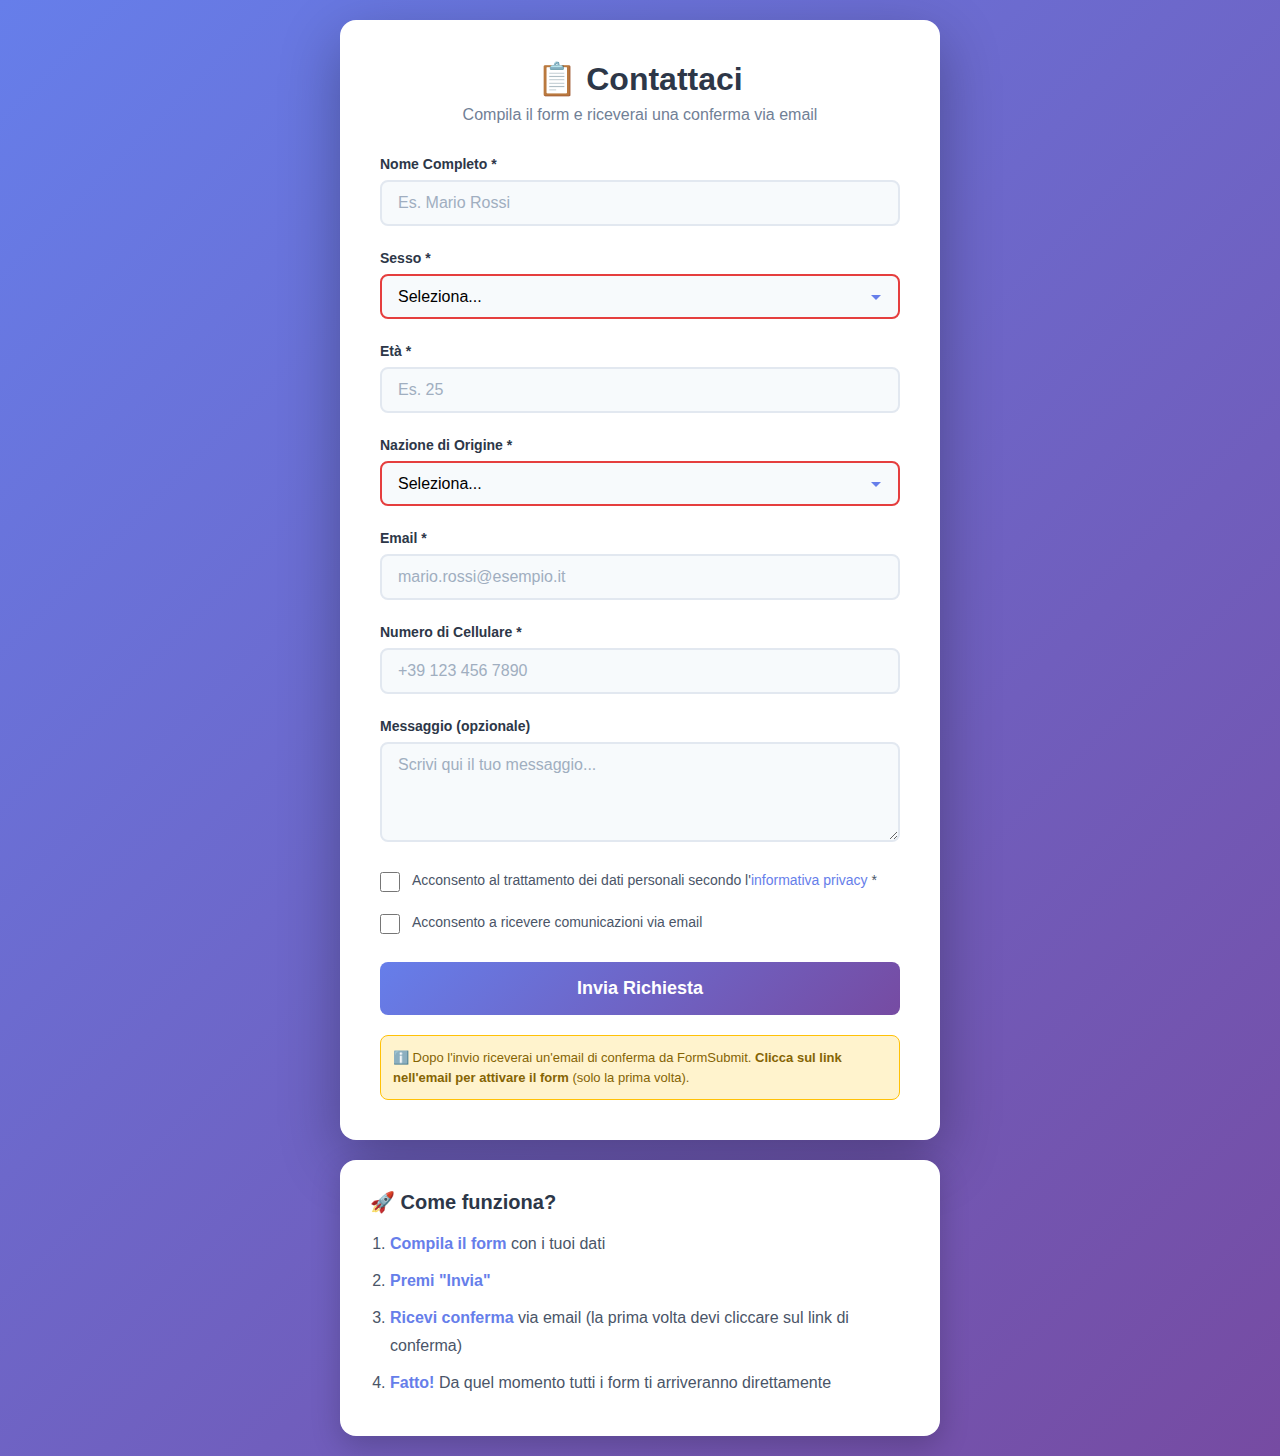
<file: index.html>
<!DOCTYPE html>
<html lang="it">
<head>
    <meta charset="UTF-8">
    <meta name="viewport" content="width=device-width, initial-scale=1.0">
    <title>Form Contatti - FormSubmit</title>
    <link rel="stylesheet" href="formsubmit-style.css">
</head>
<body>
    <div class="container">
        <div class="form-wrapper">
            <h1>📋 Contattaci</h1>
            <p class="subtitle">Compila il form e riceverai una conferma via email</p>
            
            <!-- 
            ============================================
            ISTRUZIONI PERSONALIZZAZIONE:
            ============================================
            1. Sostituisci "TUA-EMAIL@esempio.it" con la tua email vera
            2. (Opzionale) Cambia l'URL di _next con la tua pagina di ringraziamento
            3. Salva e carica sul server
            4. FATTO! Il form funziona immediatamente
            ============================================
            https://formsubmit.co/live-demo
            -->
            
            <form 
                action="https://formsubmit.co/chat.heritage.ve@gmail.com" 
                method="POST"
                id="contactForm"
            >
                <!-- Configurazione FormSubmit (campi nascosti) -->
                
                <!-- Oggetto dell'email che riceverai -->
                <input type="hidden" name="_subject" value="🆕 Nuovo contatto dal sito web!">
                
                <!-- Pagina di ringraziamento dopo l'invio (PERSONALIZZA QUESTO URL) -->
                <input type="hidden" name="_next" value="https://tuosito.it/grazie.html">
                
                <!-- Disabilita il captcha di default di FormSubmit (rimuovi per abilitarlo) -->
                <input type="hidden" name="_captcha" value="false">
                
                <!-- Template email: "box" | "table" | "default" -->
                <input type="hidden" name="_template" value="box">
                
                <!-- Invia copia anche a un altro indirizzo (opzionale) -->
                <!-- <input type="hidden" name="_cc" value="altro-indirizzo@esempio.it"> -->
                
                <!-- Protezione anti-spam (Honeypot) -->
                <input type="text" name="_honey" style="display:none">

                <!-- CAMPI DEL FORM -->
                
                <!-- Nome -->
                <div class="form-group">
                    <label for="nome">Nome Completo *</label>
                    <input 
                        type="text" 
                        id="nome" 
                        name="nome" 
                        required 
                        minlength="2" 
                        placeholder="Es. Mario Rossi"
                    >
                </div>

                <!-- Sesso -->
                <div class="form-group">
                    <label for="sesso">Sesso *</label>
                    <select id="sesso" name="sesso" required>
                        <option value="">Seleziona...</option>
                        <option value="Maschio">Maschio</option>
                        <option value="Femmina">Femmina</option>
                        <option value="Preferisco non specificare">Preferisco non specificare</option>
                    </select>
                </div>

                <!-- Età -->
                <div class="form-group">
                    <label for="eta">Età *</label>
                    <input 
                        type="number" 
                        id="eta" 
                        name="eta" 
                        required 
                        min="18" 
                        max="120" 
                        placeholder="Es. 25"
                    >
                </div>

                <!-- Nazione -->
                <div class="form-group">
                    <label for="nazione">Nazione di Origine *</label>
                    <select id="nazione" name="nazione" required>
                        <option value="">Seleziona...</option>
                        <option value="Italia">Italia</option>
                        <option value="Svizzera">Svizzera</option>
                        <option value="Francia">Francia</option>
                        <option value="Germania">Germania</option>
                        <option value="Spagna">Spagna</option>
                        <option value="Austria">Austria</option>
                        <option value="Slovenia">Slovenia</option>
                        <option value="Croazia">Croazia</option>
                        <option value="Altra">Altra</option>
                    </select>
                </div>

                <!-- Email -->
                <div class="form-group">
                    <label for="email">Email *</label>
                    <input 
                        type="email" 
                        id="email" 
                        name="email" 
                        required 
                        placeholder="mario.rossi@esempio.it"
                    >
                </div>

                <!-- Cellulare -->
                <div class="form-group">
                    <label for="cellulare">Numero di Cellulare *</label>
                    <input 
                        type="tel" 
                        id="cellulare" 
                        name="cellulare" 
                        required 
                        pattern="[0-9+\s\-()]+" 
                        placeholder="+39 123 456 7890"
                    >
                </div>

                <!-- Messaggio opzionale -->
                <div class="form-group">
                    <label for="messaggio">Messaggio (opzionale)</label>
                    <textarea 
                        id="messaggio" 
                        name="messaggio" 
                        rows="4" 
                        placeholder="Scrivi qui il tuo messaggio..."
                    ></textarea>
                </div>

                <!-- Privacy -->
                <div class="form-group checkbox-group">
                    <label class="checkbox-label">
                        <input type="checkbox" id="privacy" name="privacy_accettata" value="Sì" required>
                        <span>Acconsento al trattamento dei dati personali secondo l'<a href="privacy.html" target="_blank">informativa privacy</a> *</span>
                    </label>
                </div>

                <!-- Consenso email marketing -->
                <div class="form-group checkbox-group">
                    <label class="checkbox-label">
                        <input type="checkbox" id="email_consent" name="consenso_email" value="Sì">
                        <span>Acconsento a ricevere comunicazioni via email</span>
                    </label>
                </div>

                <!-- Submit Button -->
                <button type="submit" class="btn-submit">
                    Invia Richiesta
                </button>

                <p class="info-text">
                    ℹ️ Dopo l'invio riceverai un'email di conferma da FormSubmit. 
                    <strong>Clicca sul link nell'email per attivare il form</strong> (solo la prima volta).
                </p>
            </form>
        </div>

        <!-- Info Box -->
        <div class="info-box">
            <h3>🚀 Come funziona?</h3>
            <ol>
                <li><strong>Compila il form</strong> con i tuoi dati</li>
                <li><strong>Premi "Invia"</strong></li>
                <li><strong>Ricevi conferma</strong> via email (la prima volta devi cliccare sul link di conferma)</li>
                <li><strong>Fatto!</strong> Da quel momento tutti i form ti arriveranno direttamente</li>
            </ol>
        </div>
    </div>

    <script src="formsubmit-script.js"></script>
</body>
</html>
</file>
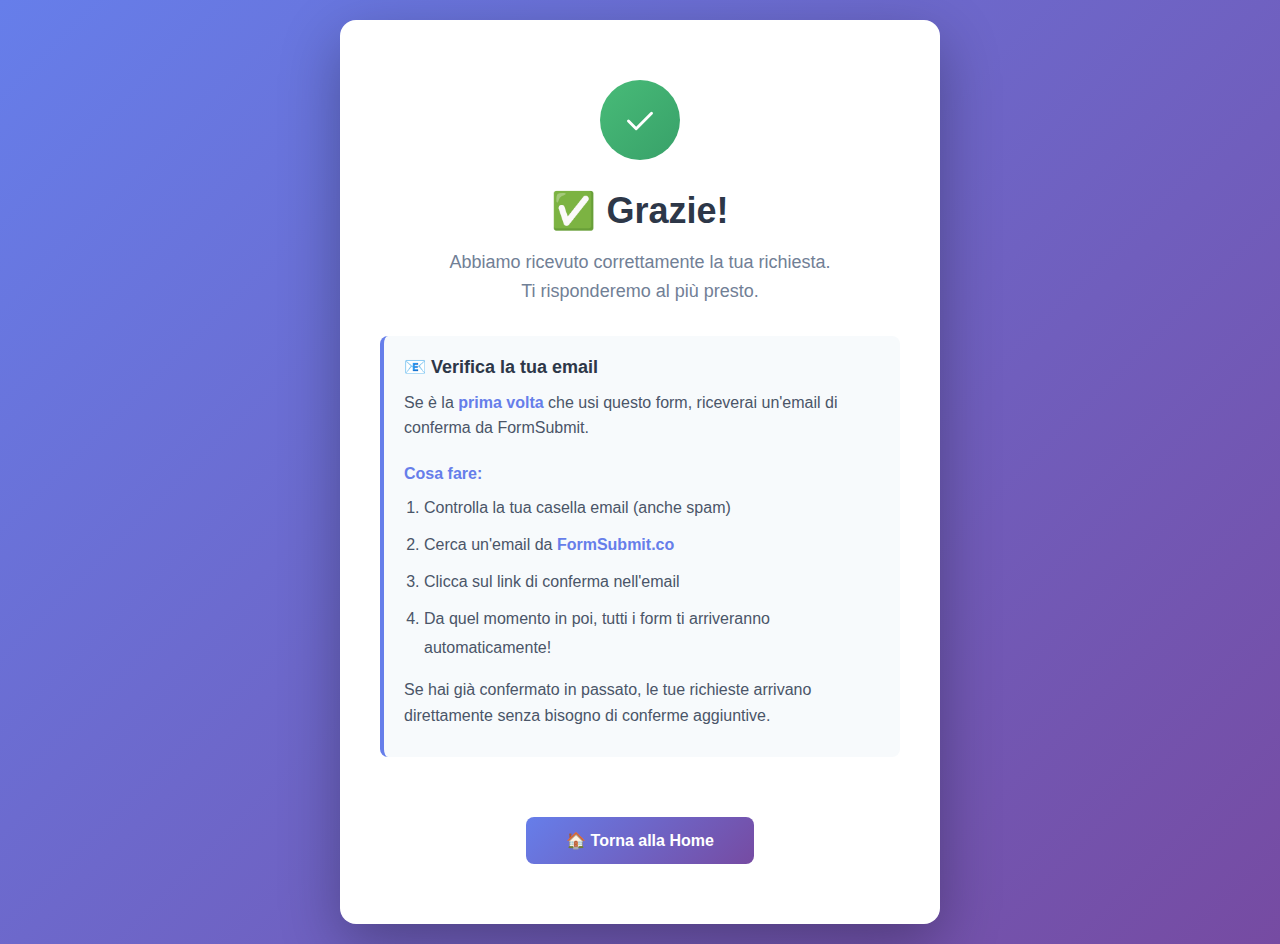
<file: grazie.html>
<!DOCTYPE html>
<html lang="it">
<head>
    <meta charset="UTF-8">
    <meta name="viewport" content="width=device-width, initial-scale=1.0">
    <title>Grazie! - Form Inviato</title>
    <style>
        * {
            margin: 0;
            padding: 0;
            box-sizing: border-box;
        }

        body {
            font-family: -apple-system, BlinkMacSystemFont, 'Segoe UI', Roboto, Oxygen, Ubuntu, Cantarell, sans-serif;
            background: linear-gradient(135deg, #667eea 0%, #764ba2 100%);
            min-height: 100vh;
            display: flex;
            align-items: center;
            justify-content: center;
            padding: 20px;
        }

        .thank-you-container {
            background: white;
            border-radius: 16px;
            box-shadow: 0 20px 60px rgba(0, 0, 0, 0.3);
            padding: 60px 40px;
            max-width: 600px;
            text-align: center;
            animation: slideUp 0.5s ease-out;
        }

        @keyframes slideUp {
            from {
                opacity: 0;
                transform: translateY(30px);
            }
            to {
                opacity: 1;
                transform: translateY(0);
            }
        }

        .success-icon {
            width: 80px;
            height: 80px;
            background: linear-gradient(135deg, #48bb78 0%, #38a169 100%);
            border-radius: 50%;
            display: flex;
            align-items: center;
            justify-content: center;
            margin: 0 auto 30px;
            animation: bounce 0.6s ease;
        }

        @keyframes bounce {
            0%, 100% { transform: scale(1); }
            50% { transform: scale(1.1); }
        }

        .success-icon svg {
            width: 50px;
            height: 50px;
            stroke: white;
            stroke-width: 3;
            stroke-linecap: round;
            stroke-linejoin: round;
            fill: none;
        }

        h1 {
            color: #2d3748;
            font-size: 36px;
            margin-bottom: 16px;
        }

        .subtitle {
            color: #718096;
            font-size: 18px;
            margin-bottom: 30px;
            line-height: 1.6;
        }

        .info-box {
            background: #f7fafc;
            border-left: 4px solid #667eea;
            padding: 20px;
            margin: 30px 0;
            text-align: left;
            border-radius: 8px;
        }

        .info-box h3 {
            color: #2d3748;
            font-size: 18px;
            margin-bottom: 12px;
        }

        .info-box p {
            color: #4a5568;
            line-height: 1.6;
            margin-bottom: 8px;
        }

        .info-box strong {
            color: #667eea;
        }

        .steps {
            text-align: left;
            margin-top: 20px;
        }

        .steps ol {
            margin-left: 20px;
            color: #4a5568;
            line-height: 1.8;
        }

        .steps li {
            margin-bottom: 8px;
        }

        .btn-home {
            display: inline-block;
            margin-top: 30px;
            padding: 14px 40px;
            background: linear-gradient(135deg, #667eea 0%, #764ba2 100%);
            color: white;
            text-decoration: none;
            border-radius: 8px;
            font-size: 16px;
            font-weight: 600;
            transition: all 0.3s ease;
        }

        .btn-home:hover {
            transform: translateY(-2px);
            box-shadow: 0 10px 25px rgba(102, 126, 234, 0.4);
        }

        @media (max-width: 640px) {
            .thank-you-container {
                padding: 40px 24px;
            }
            
            h1 {
                font-size: 28px;
            }
            
            .subtitle {
                font-size: 16px;
            }
        }
    </style>
</head>
<body>
    <div class="thank-you-container">
        <div class="success-icon">
            <svg viewBox="0 0 52 52">
                <polyline points="14 27 22 35 38 19" />
            </svg>
        </div>

        <h1>✅ Grazie!</h1>
        <p class="subtitle">
            Abbiamo ricevuto correttamente la tua richiesta.<br>
            Ti risponderemo al più presto.
        </p>

        <div class="info-box">
            <h3>📧 Verifica la tua email</h3>
            <p>
                Se è la <strong>prima volta</strong> che usi questo form, riceverai un'email di conferma da FormSubmit.
            </p>
            <div class="steps">
                <p><strong>Cosa fare:</strong></p>
                <ol>
                    <li>Controlla la tua casella email (anche spam)</li>
                    <li>Cerca un'email da <strong>FormSubmit.co</strong></li>
                    <li>Clicca sul link di conferma nell'email</li>
                    <li>Da quel momento in poi, tutti i form ti arriveranno automaticamente!</li>
                </ol>
            </div>
            <p style="margin-top: 15px;">
                Se hai già confermato in passato, le tue richieste arrivano direttamente senza bisogno di conferme aggiuntive.
            </p>
        </div>

        <a href="index.html" class="btn-home">🏠 Torna alla Home</a>
    </div>
</body>
</html>
</file>
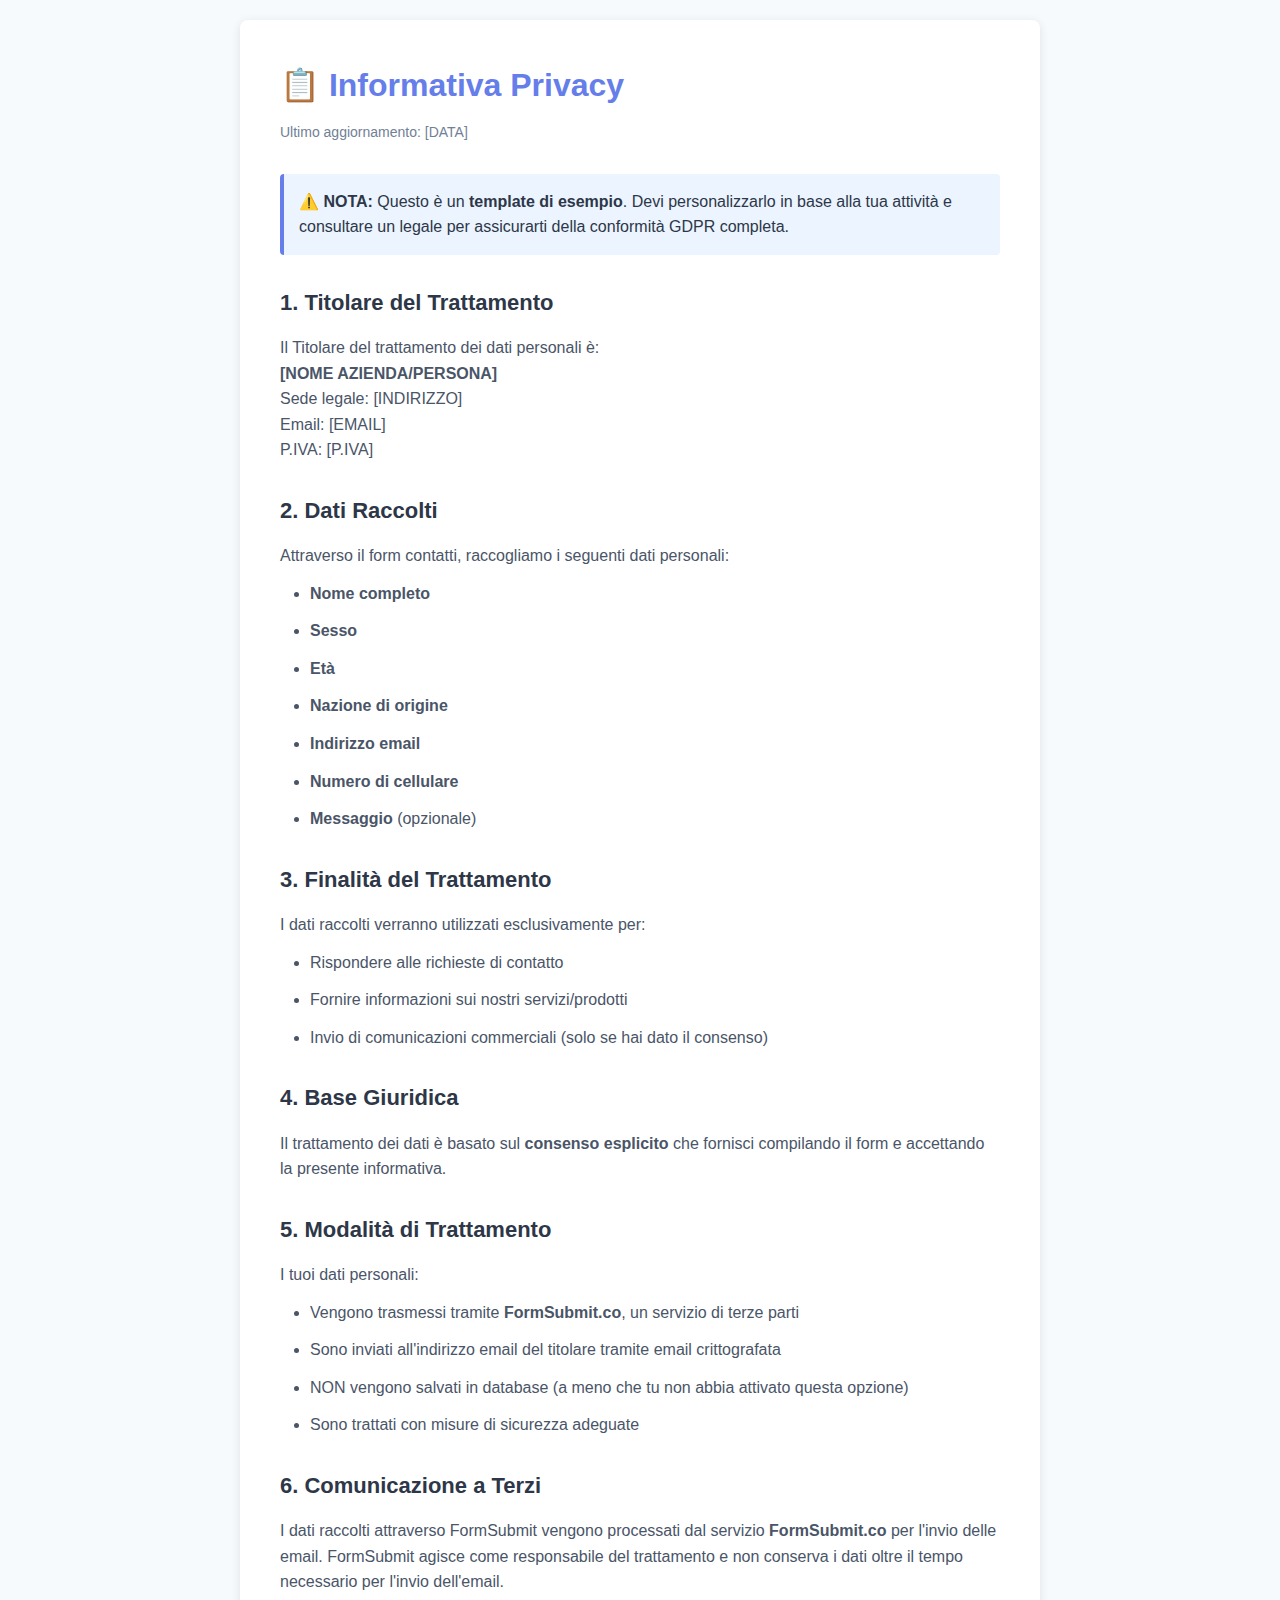
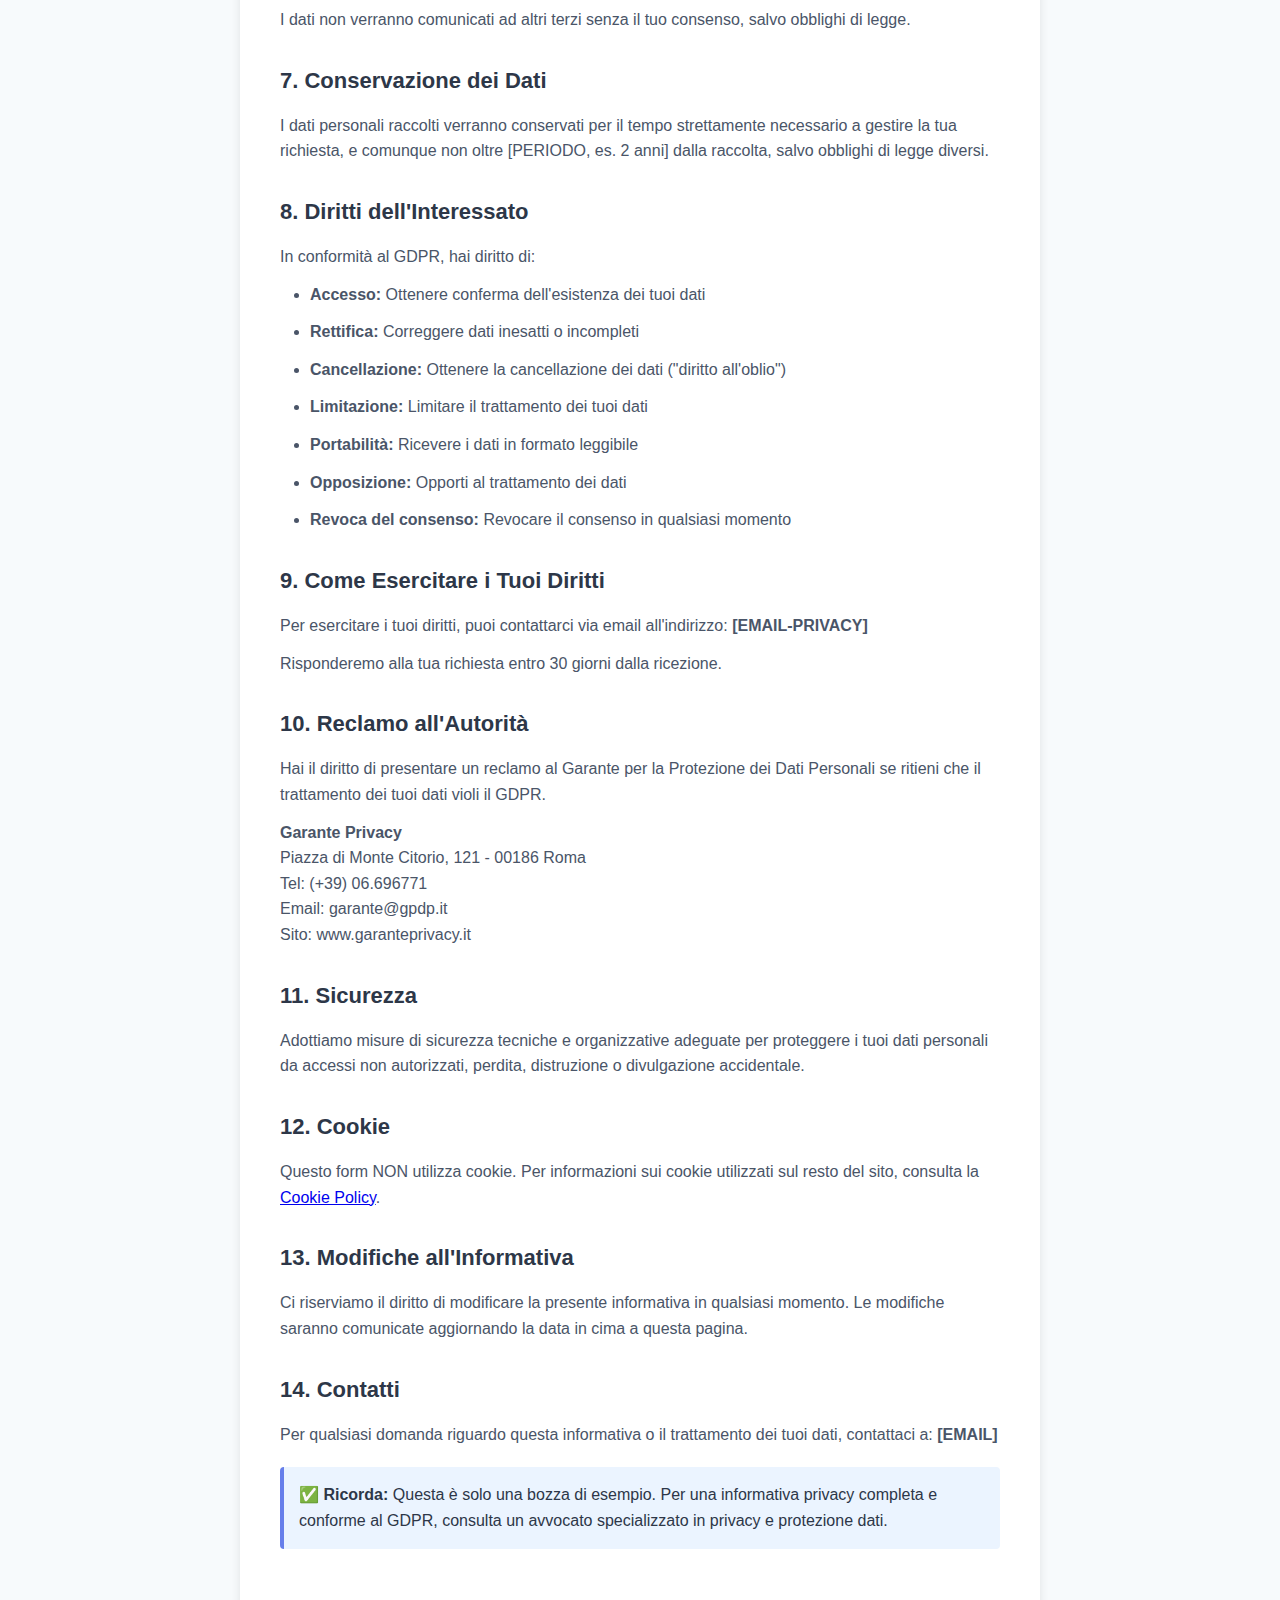
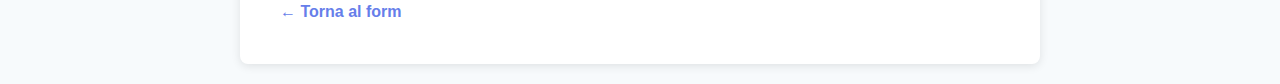
<file: privacy.html>
<!DOCTYPE html>
<html lang="it">
<head>
    <meta charset="UTF-8">
    <meta name="viewport" content="width=device-width, initial-scale=1.0">
    <title>Informativa Privacy - Form Contatti</title>
    <style>
        * {
            margin: 0;
            padding: 0;
            box-sizing: border-box;
        }

        body {
            font-family: -apple-system, BlinkMacSystemFont, 'Segoe UI', Roboto, Oxygen, Ubuntu, Cantarell, sans-serif;
            background: #f7fafc;
            padding: 20px;
            line-height: 1.6;
            color: #2d3748;
        }

        .container {
            max-width: 800px;
            margin: 0 auto;
            background: white;
            padding: 40px;
            border-radius: 8px;
            box-shadow: 0 2px 10px rgba(0, 0, 0, 0.1);
        }

        h1 {
            color: #667eea;
            margin-bottom: 10px;
        }

        .last-update {
            color: #718096;
            font-size: 14px;
            margin-bottom: 30px;
        }

        h2 {
            color: #2d3748;
            margin-top: 30px;
            margin-bottom: 15px;
            font-size: 22px;
        }

        p, li {
            margin-bottom: 12px;
            color: #4a5568;
        }

        ul {
            margin-left: 30px;
        }

        .highlight {
            background: #ebf4ff;
            padding: 15px;
            border-left: 4px solid #667eea;
            border-radius: 4px;
            margin: 20px 0;
        }

        .back-link {
            display: inline-block;
            margin-top: 30px;
            color: #667eea;
            text-decoration: none;
            font-weight: 600;
        }

        .back-link:hover {
            text-decoration: underline;
        }

        @media (max-width: 640px) {
            .container {
                padding: 24px;
            }
        }
    </style>
</head>
<body>
    <div class="container">
        <h1>📋 Informativa Privacy</h1>
        <p class="last-update">Ultimo aggiornamento: [DATA]</p>

        <div class="highlight">
            <strong>⚠️ NOTA:</strong> Questo è un <strong>template di esempio</strong>. 
            Devi personalizzarlo in base alla tua attività e consultare un legale 
            per assicurarti della conformità GDPR completa.
        </div>

        <h2>1. Titolare del Trattamento</h2>
        <p>
            Il Titolare del trattamento dei dati personali è:<br>
            <strong>[NOME AZIENDA/PERSONA]</strong><br>
            Sede legale: [INDIRIZZO]<br>
            Email: [EMAIL]<br>
            P.IVA: [P.IVA]
        </p>

        <h2>2. Dati Raccolti</h2>
        <p>Attraverso il form contatti, raccogliamo i seguenti dati personali:</p>
        <ul>
            <li><strong>Nome completo</strong></li>
            <li><strong>Sesso</strong></li>
            <li><strong>Età</strong></li>
            <li><strong>Nazione di origine</strong></li>
            <li><strong>Indirizzo email</strong></li>
            <li><strong>Numero di cellulare</strong></li>
            <li><strong>Messaggio</strong> (opzionale)</li>
        </ul>

        <h2>3. Finalità del Trattamento</h2>
        <p>I dati raccolti verranno utilizzati esclusivamente per:</p>
        <ul>
            <li>Rispondere alle richieste di contatto</li>
            <li>Fornire informazioni sui nostri servizi/prodotti</li>
            <li>Invio di comunicazioni commerciali (solo se hai dato il consenso)</li>
        </ul>

        <h2>4. Base Giuridica</h2>
        <p>
            Il trattamento dei dati è basato sul <strong>consenso esplicito</strong> 
            che fornisci compilando il form e accettando la presente informativa.
        </p>

        <h2>5. Modalità di Trattamento</h2>
        <p>I tuoi dati personali:</p>
        <ul>
            <li>Vengono trasmessi tramite <strong>FormSubmit.co</strong>, un servizio di terze parti</li>
            <li>Sono inviati all'indirizzo email del titolare tramite email crittografata</li>
            <li>NON vengono salvati in database (a meno che tu non abbia attivato questa opzione)</li>
            <li>Sono trattati con misure di sicurezza adeguate</li>
        </ul>

        <h2>6. Comunicazione a Terzi</h2>
        <p>
            I dati raccolti attraverso FormSubmit vengono processati dal servizio 
            <strong>FormSubmit.co</strong> per l'invio delle email. FormSubmit agisce 
            come responsabile del trattamento e non conserva i dati oltre il tempo 
            necessario per l'invio dell'email.
        </p>
        <p>
            I dati non verranno comunicati ad altri terzi senza il tuo consenso, 
            salvo obblighi di legge.
        </p>

        <h2>7. Conservazione dei Dati</h2>
        <p>
            I dati personali raccolti verranno conservati per il tempo strettamente 
            necessario a gestire la tua richiesta, e comunque non oltre [PERIODO, es. 2 anni] 
            dalla raccolta, salvo obblighi di legge diversi.
        </p>

        <h2>8. Diritti dell'Interessato</h2>
        <p>In conformità al GDPR, hai diritto di:</p>
        <ul>
            <li><strong>Accesso:</strong> Ottenere conferma dell'esistenza dei tuoi dati</li>
            <li><strong>Rettifica:</strong> Correggere dati inesatti o incompleti</li>
            <li><strong>Cancellazione:</strong> Ottenere la cancellazione dei dati ("diritto all'oblio")</li>
            <li><strong>Limitazione:</strong> Limitare il trattamento dei tuoi dati</li>
            <li><strong>Portabilità:</strong> Ricevere i dati in formato leggibile</li>
            <li><strong>Opposizione:</strong> Opporti al trattamento dei dati</li>
            <li><strong>Revoca del consenso:</strong> Revocare il consenso in qualsiasi momento</li>
        </ul>

        <h2>9. Come Esercitare i Tuoi Diritti</h2>
        <p>
            Per esercitare i tuoi diritti, puoi contattarci via email all'indirizzo: 
            <strong>[EMAIL-PRIVACY]</strong>
        </p>
        <p>
            Risponderemo alla tua richiesta entro 30 giorni dalla ricezione.
        </p>

        <h2>10. Reclamo all'Autorità</h2>
        <p>
            Hai il diritto di presentare un reclamo al Garante per la Protezione 
            dei Dati Personali se ritieni che il trattamento dei tuoi dati violi 
            il GDPR.
        </p>
        <p>
            <strong>Garante Privacy</strong><br>
            Piazza di Monte Citorio, 121 - 00186 Roma<br>
            Tel: (+39) 06.696771<br>
            Email: garante@gpdp.it<br>
            Sito: www.garanteprivacy.it
        </p>

        <h2>11. Sicurezza</h2>
        <p>
            Adottiamo misure di sicurezza tecniche e organizzative adeguate per 
            proteggere i tuoi dati personali da accessi non autorizzati, perdita, 
            distruzione o divulgazione accidentale.
        </p>

        <h2>12. Cookie</h2>
        <p>
            Questo form NON utilizza cookie. Per informazioni sui cookie utilizzati 
            sul resto del sito, consulta la <a href="#">Cookie Policy</a>.
        </p>

        <h2>13. Modifiche all'Informativa</h2>
        <p>
            Ci riserviamo il diritto di modificare la presente informativa in qualsiasi 
            momento. Le modifiche saranno comunicate aggiornando la data in cima a questa pagina.
        </p>

        <h2>14. Contatti</h2>
        <p>
            Per qualsiasi domanda riguardo questa informativa o il trattamento dei 
            tuoi dati, contattaci a: <strong>[EMAIL]</strong>
        </p>

        <div class="highlight">
            <strong>✅ Ricorda:</strong> Questa è solo una bozza di esempio. 
            Per una informativa privacy completa e conforme al GDPR, consulta un avvocato 
            specializzato in privacy e protezione dati.
        </div>

        <a href="index.html" class="back-link">← Torna al form</a>
    </div>
</body>
</html>
</file>
<file: formsubmit-style.css>
/* Reset e base */
* {
    margin: 0;
    padding: 0;
    box-sizing: border-box;
}

body {
    font-family: -apple-system, BlinkMacSystemFont, 'Segoe UI', Roboto, Oxygen, Ubuntu, Cantarell, sans-serif;
    background: linear-gradient(135deg, #667eea 0%, #764ba2 100%);
    min-height: 100vh;
    padding: 20px;
}

.container {
    max-width: 600px;
    margin: 0 auto;
}

.form-wrapper {
    background: white;
    border-radius: 16px;
    box-shadow: 0 20px 60px rgba(0, 0, 0, 0.3);
    padding: 40px;
    margin-bottom: 20px;
    animation: slideUp 0.5s ease-out;
}

@keyframes slideUp {
    from {
        opacity: 0;
        transform: translateY(30px);
    }
    to {
        opacity: 1;
        transform: translateY(0);
    }
}

h1 {
    color: #2d3748;
    font-size: 32px;
    margin-bottom: 8px;
    text-align: center;
}

.subtitle {
    color: #718096;
    text-align: center;
    margin-bottom: 32px;
    font-size: 16px;
}

/* Form Groups */
.form-group {
    margin-bottom: 24px;
}

label {
    display: block;
    color: #2d3748;
    font-weight: 600;
    margin-bottom: 8px;
    font-size: 14px;
}

input[type="text"],
input[type="email"],
input[type="tel"],
input[type="number"],
select,
textarea {
    width: 100%;
    padding: 12px 16px;
    border: 2px solid #e2e8f0;
    border-radius: 8px;
    font-size: 16px;
    transition: all 0.3s ease;
    font-family: inherit;
    background-color: #f7fafc;
}

input:focus,
select:focus,
textarea:focus {
    outline: none;
    border-color: #667eea;
    background-color: white;
    box-shadow: 0 0 0 3px rgba(102, 126, 234, 0.1);
}

input::placeholder,
textarea::placeholder {
    color: #a0aec0;
}

/* Select personalizzato */
select {
    cursor: pointer;
    appearance: none;
    background-image: url("data:image/svg+xml,%3Csvg xmlns='http://www.w3.org/2000/svg' width='12' height='12' viewBox='0 0 12 12'%3E%3Cpath fill='%23667eea' d='M6 9L1 4h10z'/%3E%3C/svg%3E");
    background-repeat: no-repeat;
    background-position: right 16px center;
    padding-right: 40px;
}

/* Textarea */
textarea {
    resize: vertical;
    min-height: 100px;
}

/* Checkbox */
.checkbox-group {
    margin-bottom: 20px;
}

.checkbox-label {
    display: flex;
    align-items: flex-start;
    cursor: pointer;
    font-weight: 400;
    color: #4a5568;
    font-size: 14px;
    line-height: 1.5;
}

.checkbox-label input[type="checkbox"] {
    width: 20px;
    height: 20px;
    margin-right: 12px;
    margin-top: 2px;
    cursor: pointer;
    flex-shrink: 0;
}

.checkbox-label a {
    color: #667eea;
    text-decoration: none;
}

.checkbox-label a:hover {
    text-decoration: underline;
}

/* Submit Button */
.btn-submit {
    width: 100%;
    padding: 16px;
    background: linear-gradient(135deg, #667eea 0%, #764ba2 100%);
    color: white;
    border: none;
    border-radius: 8px;
    font-size: 18px;
    font-weight: 600;
    cursor: pointer;
    transition: all 0.3s ease;
    margin-top: 8px;
}

.btn-submit:hover {
    transform: translateY(-2px);
    box-shadow: 0 10px 25px rgba(102, 126, 234, 0.4);
}

.btn-submit:active {
    transform: translateY(0);
}

/* Info text */
.info-text {
    margin-top: 20px;
    padding: 12px;
    background: #fff3cd;
    border: 1px solid #ffc107;
    border-radius: 8px;
    font-size: 13px;
    color: #856404;
    line-height: 1.5;
}

/* Info Box */
.info-box {
    background: white;
    border-radius: 16px;
    box-shadow: 0 10px 30px rgba(0, 0, 0, 0.2);
    padding: 30px;
    animation: slideUp 0.6s ease-out;
}

.info-box h3 {
    color: #2d3748;
    font-size: 20px;
    margin-bottom: 16px;
}

.info-box ol {
    margin-left: 20px;
    color: #4a5568;
    line-height: 1.8;
}

.info-box ol li {
    margin-bottom: 8px;
}

.info-box strong {
    color: #667eea;
}

/* Validazione HTML5 styling */
input:invalid:not(:placeholder-shown),
select:invalid:not(:placeholder-shown) {
    border-color: #e53e3e;
}

input:valid:not(:placeholder-shown),
select:valid {
    border-color: #48bb78;
}

/* Responsive */
@media (max-width: 640px) {
    .form-wrapper,
    .info-box {
        padding: 24px;
    }
    
    h1 {
        font-size: 24px;
    }
    
    .subtitle {
        font-size: 14px;
    }
}

/* Loading state per il form durante l'invio */
form.submitting {
    opacity: 0.6;
    pointer-events: none;
}

form.submitting .btn-submit {
    background: #cbd5e0;
}

/* Success animation */
@keyframes success {
    0% { transform: scale(1); }
    50% { transform: scale(1.05); }
    100% { transform: scale(1); }
}

.form-success {
    animation: success 0.6s ease;
}
</file>
